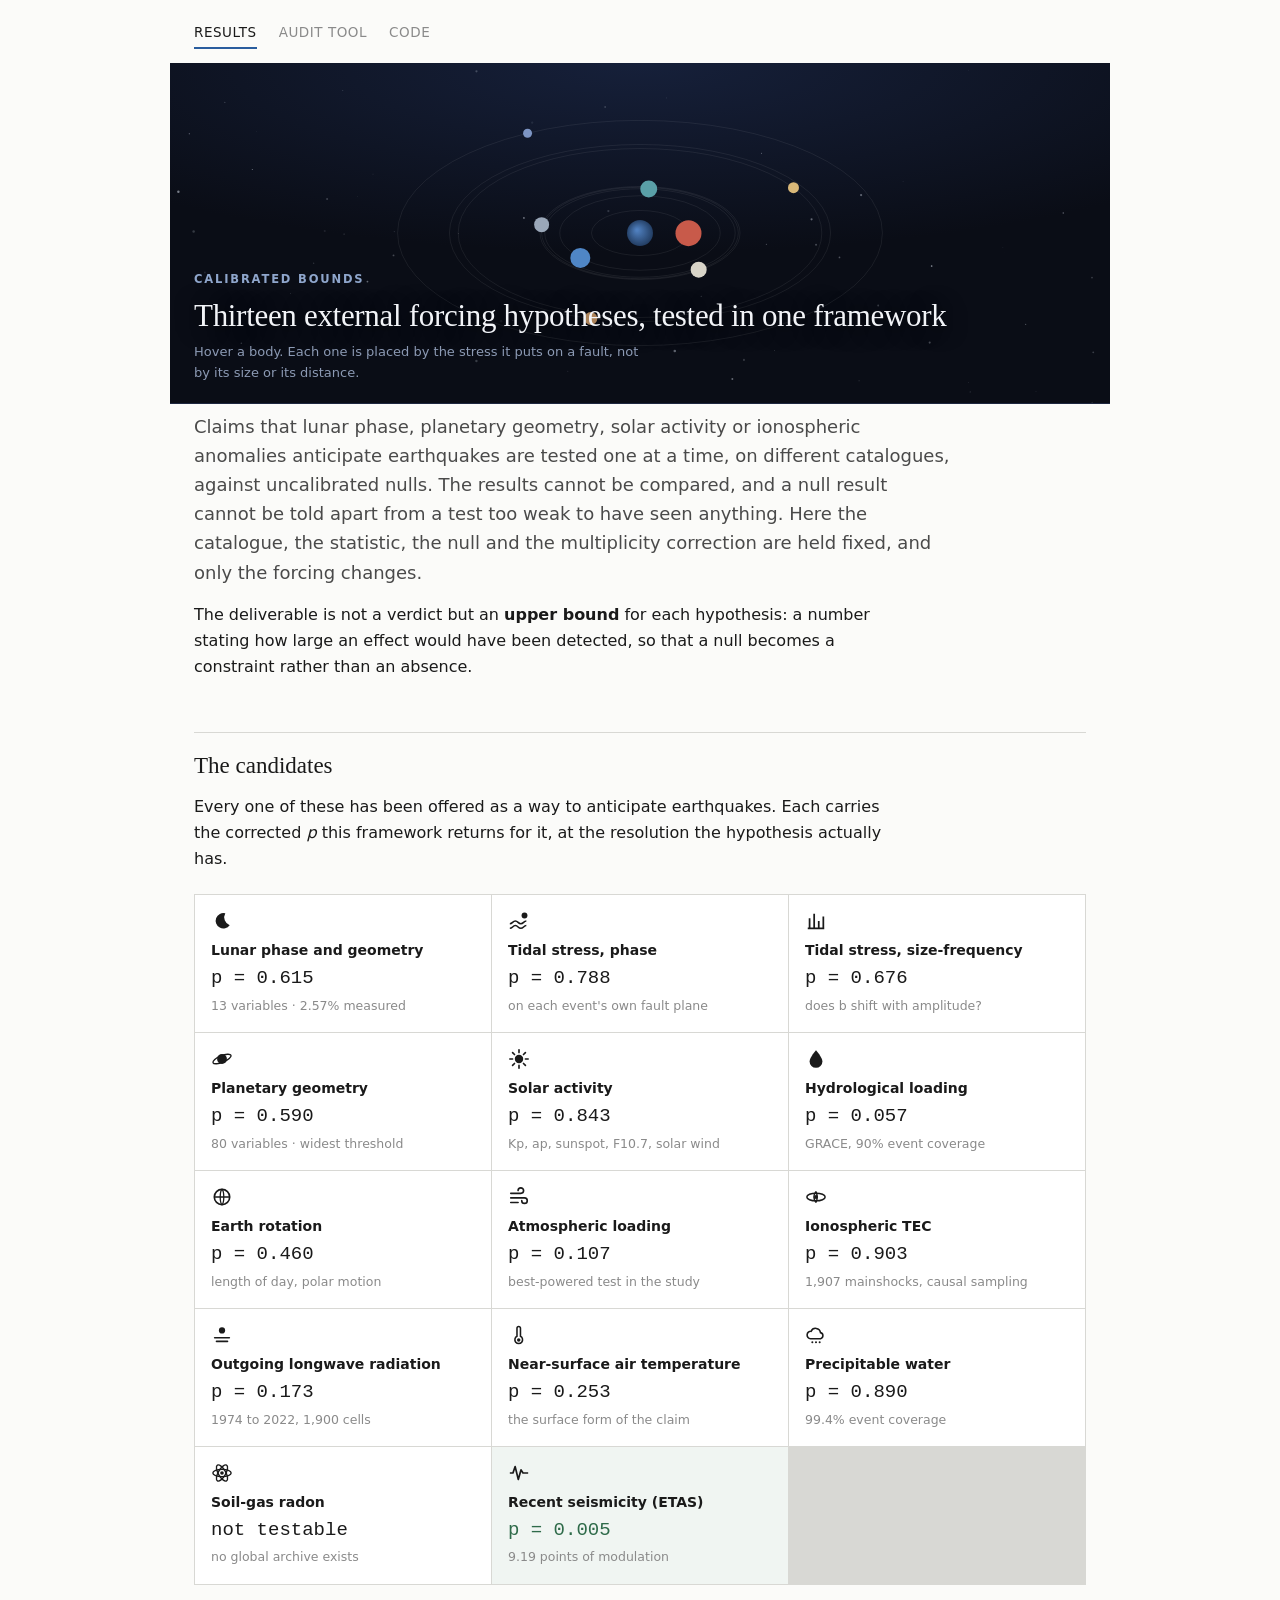
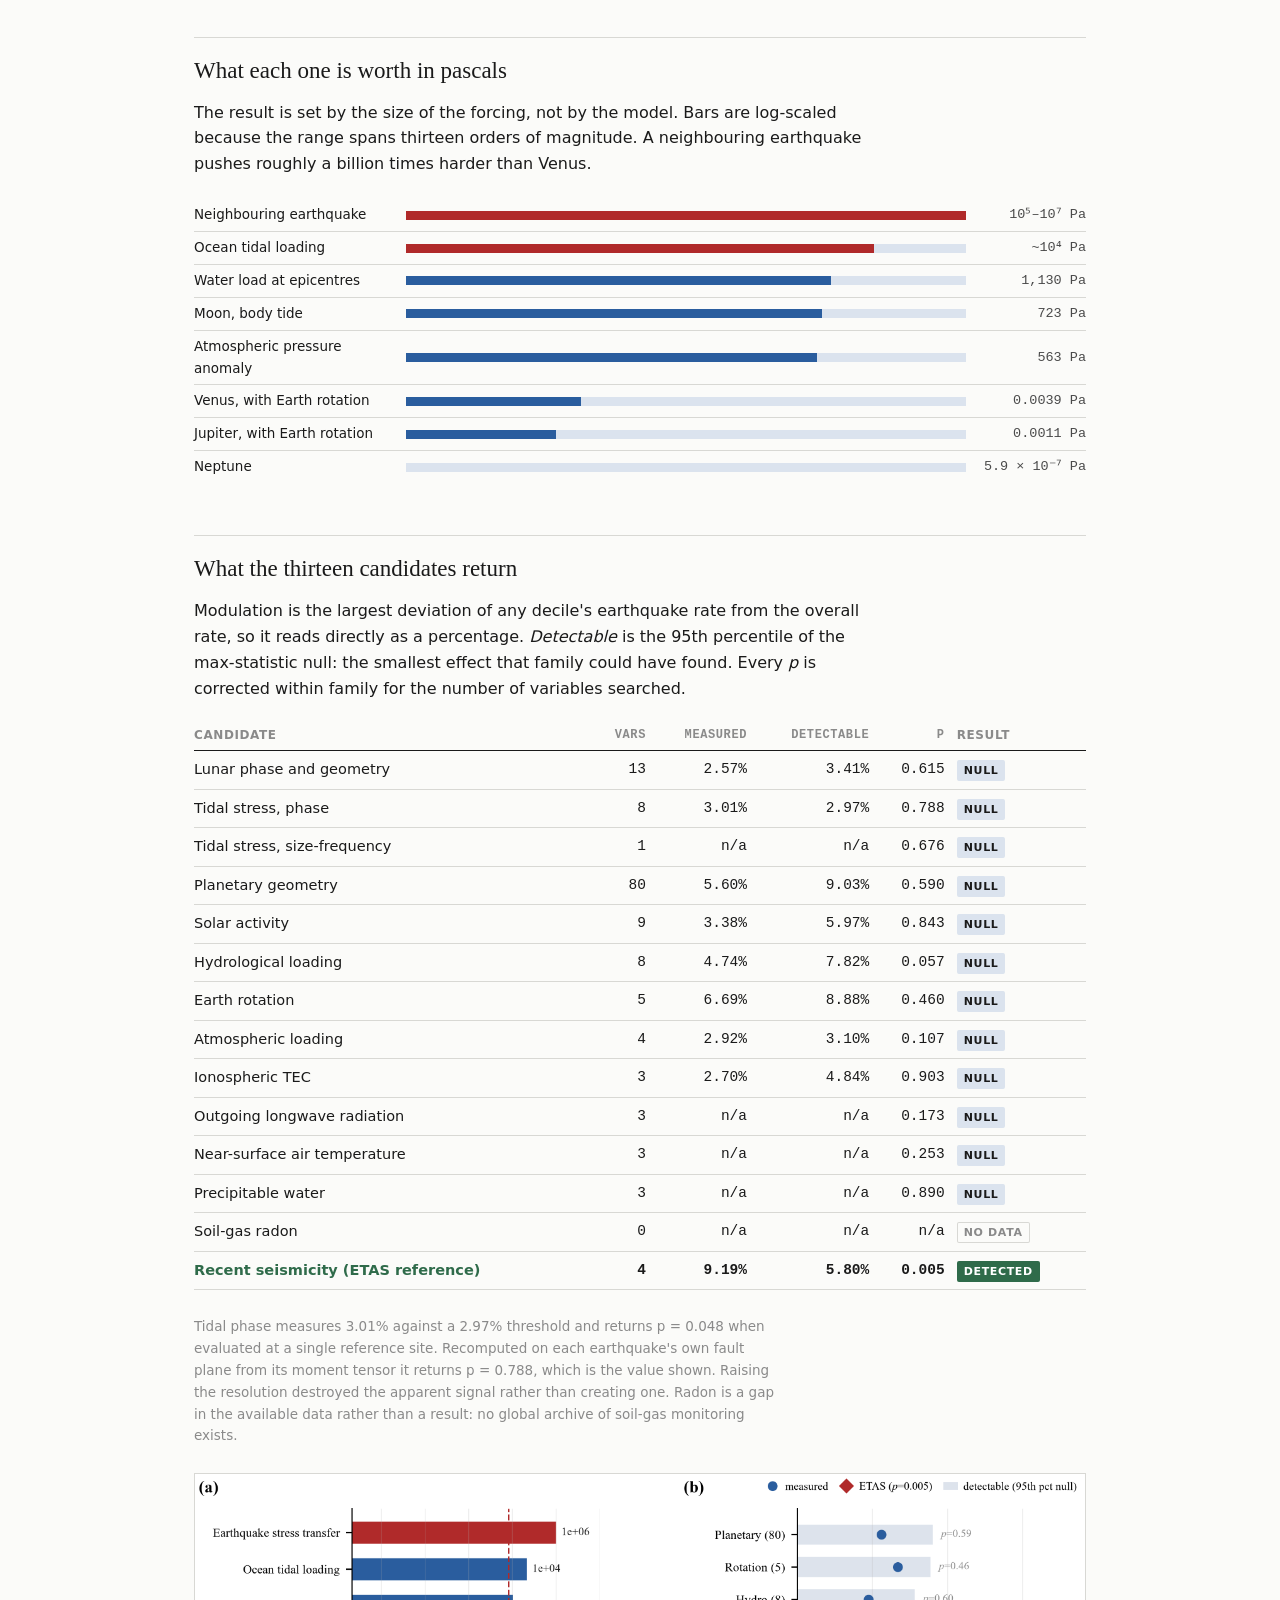
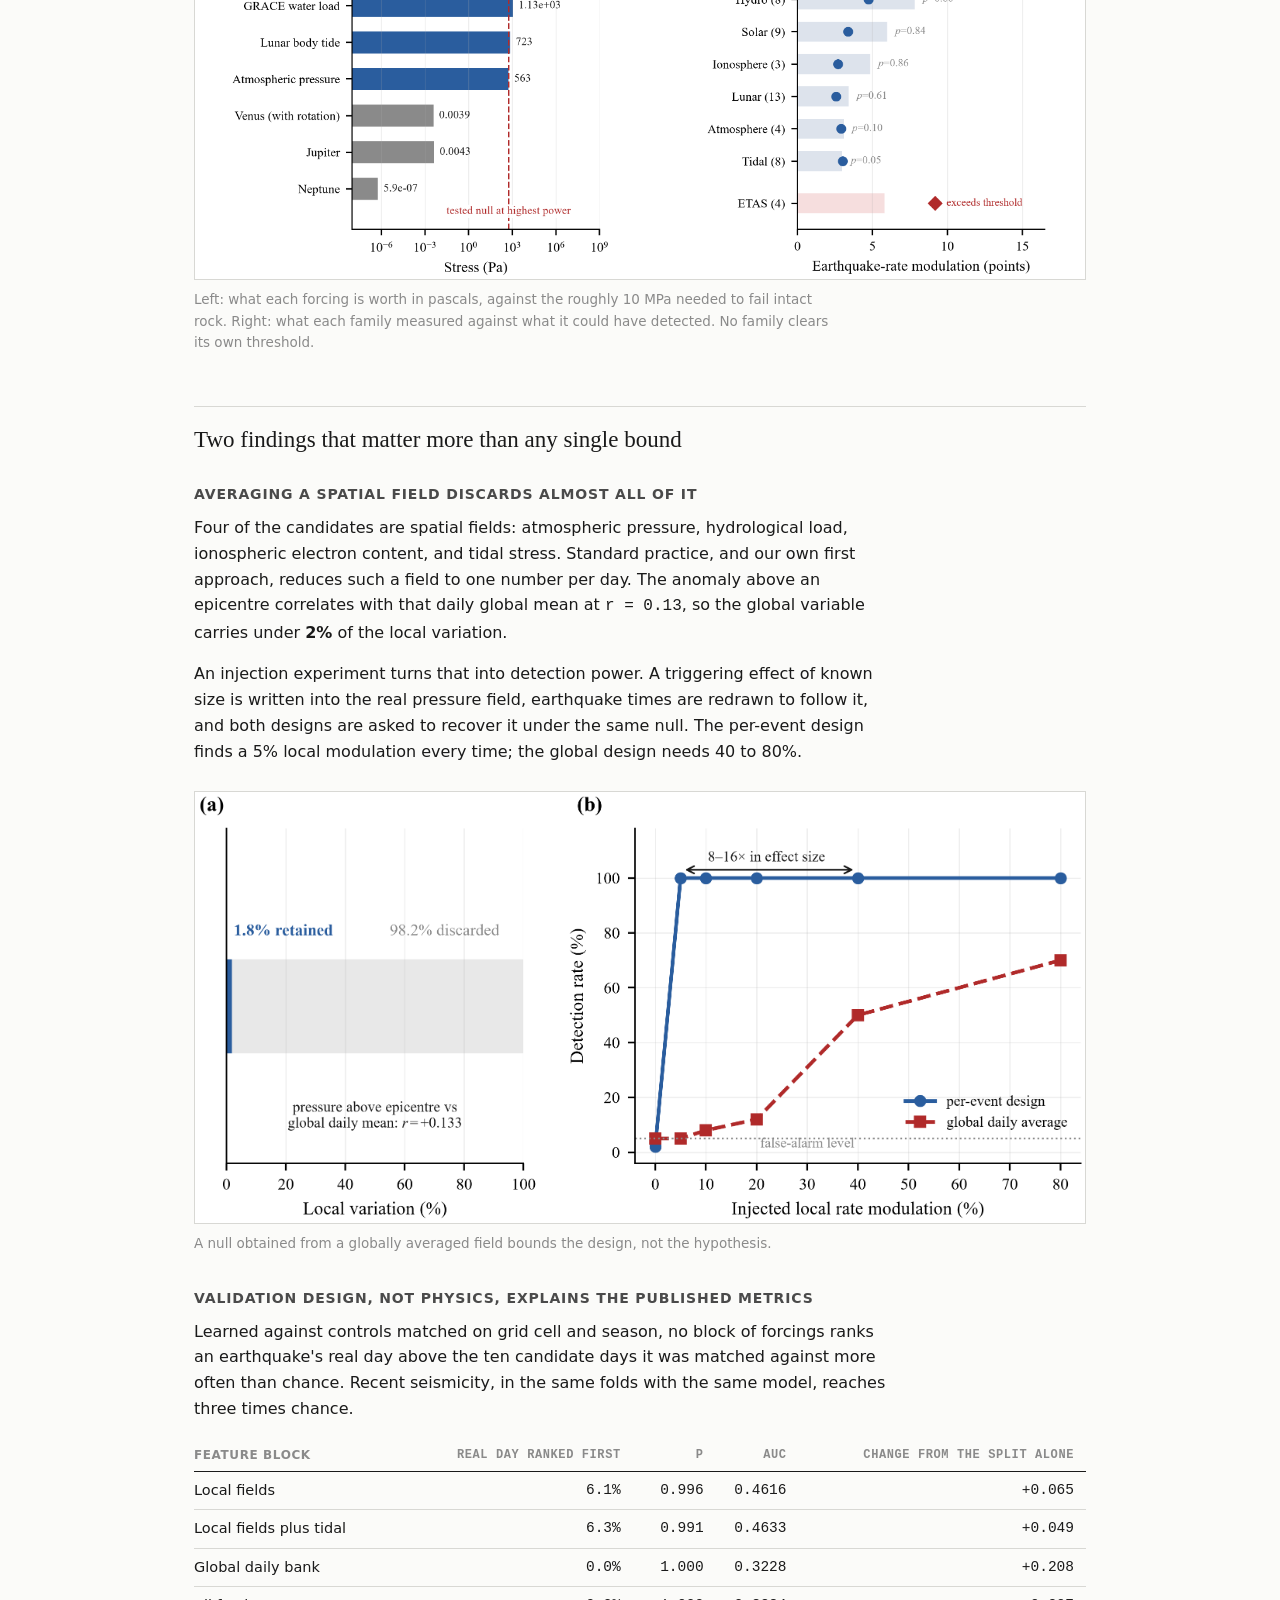
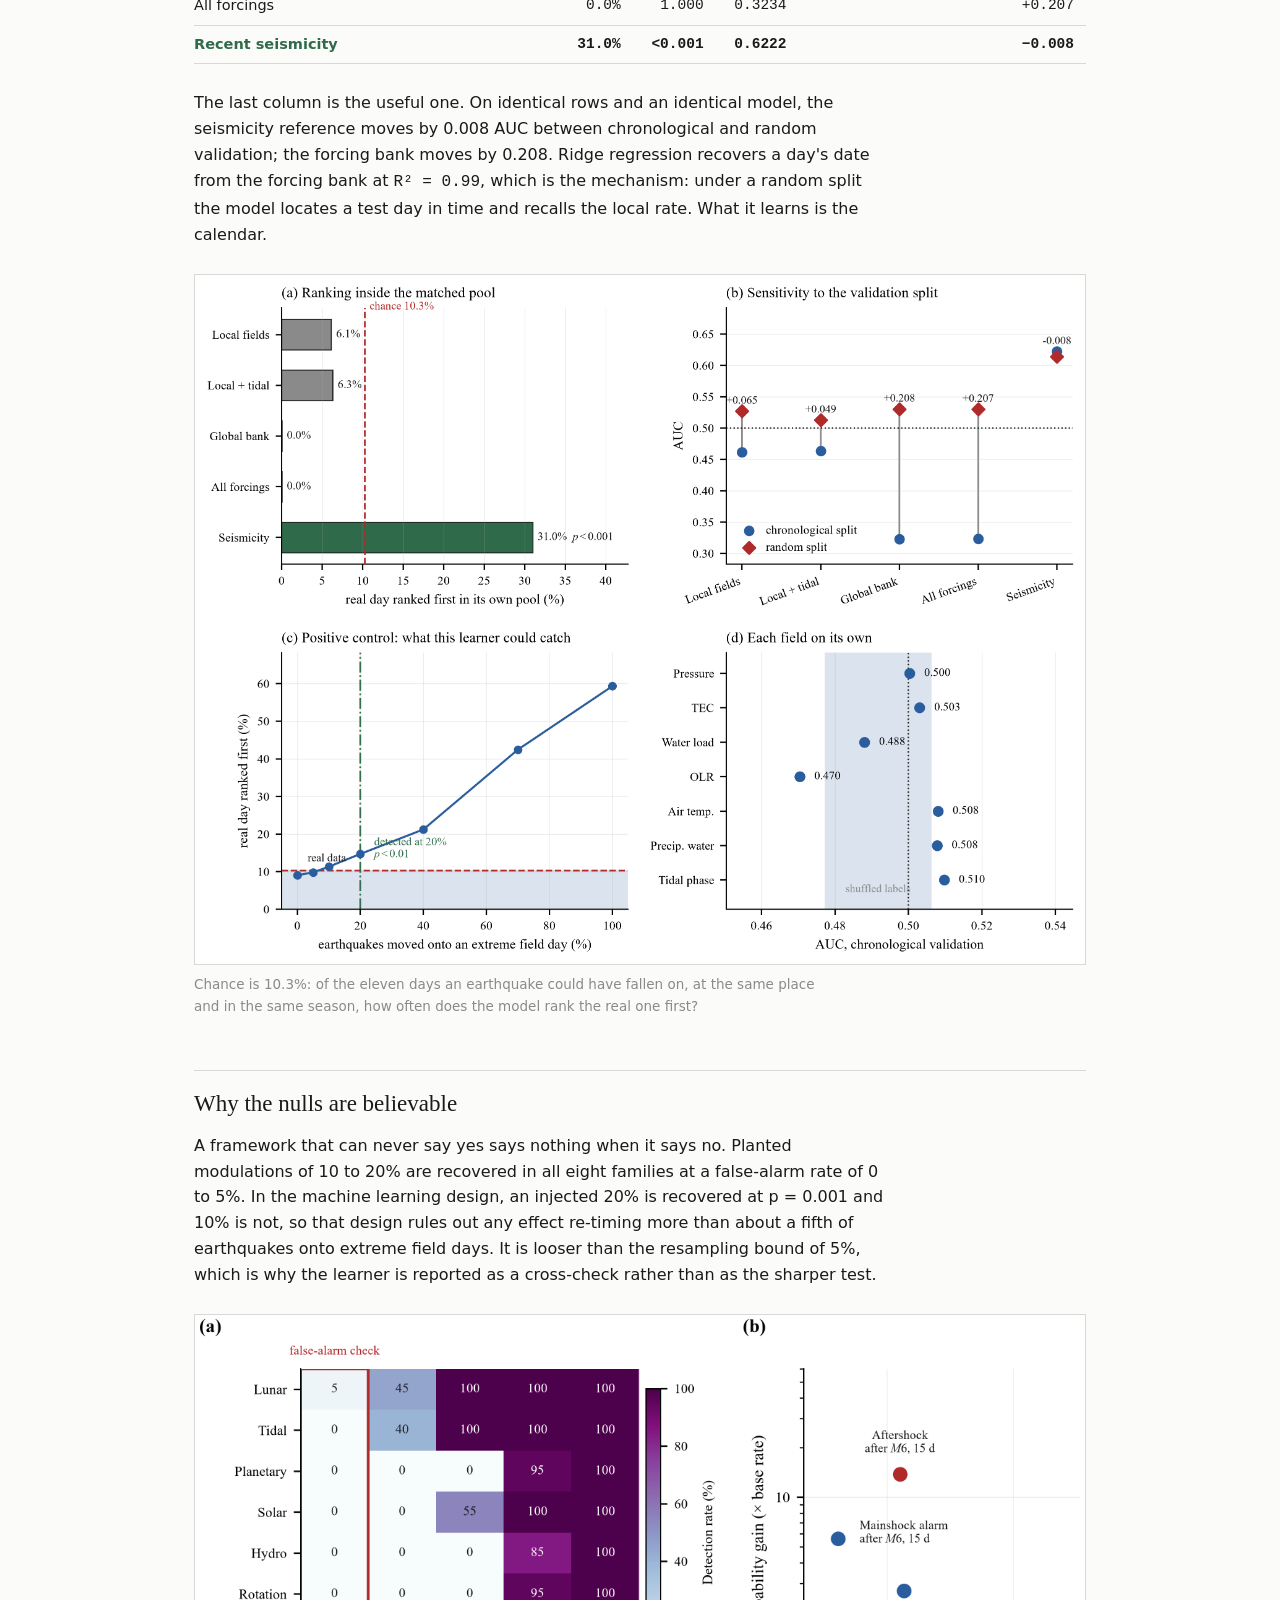
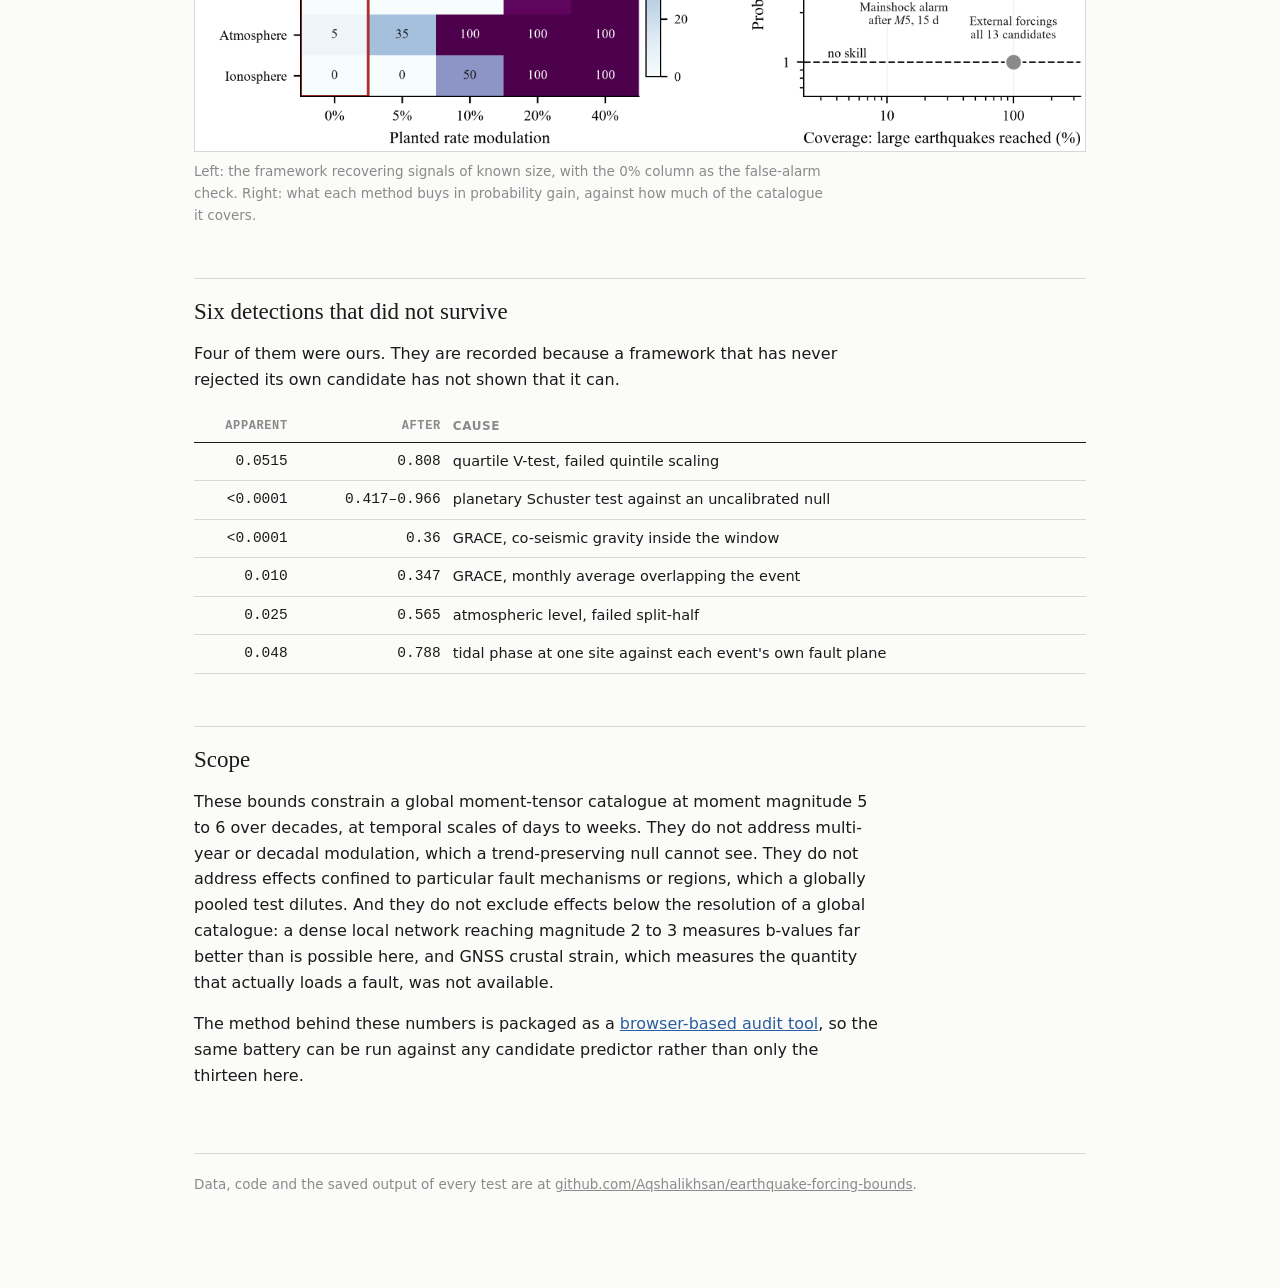
<file: index.html>
<!doctype html>
<html lang="en">
<head>
<meta charset="utf-8">
<meta name="viewport" content="width=device-width, initial-scale=1">
<title>Calibrated bounds on external forcing of earthquakes</title>
<meta name="description" content="Thirteen external forcing hypotheses for earthquake occurrence, tested in one calibrated framework with positive controls and per-hypothesis upper bounds.">
<link rel="stylesheet" href="style.css">
</head>
<body>
<div class="wrap">

<header style="border:0;margin:0;padding:22px 0 14px">
  <nav>
    <a href="./" aria-current="page">Results</a>
    <a href="audit.html">Audit tool</a>
    <a href="https://github.com/Aqshalikhsan/earthquake-forcing-bounds">Code</a>
  </nav>
</header>

<section class="hero">
  <canvas id="sky" aria-label="The candidate forcings, placed by the stress each one exerts on a fault."></canvas>
  <div class="hero-copy">
    <div class="kicker">Calibrated bounds</div>
    <h1>Thirteen external forcing hypotheses, tested in one framework</h1>
    <div class="sky-readout" id="skyout"></div>
  </div>
</section>

<p class="lede">Claims that lunar phase, planetary geometry, solar activity or
ionospheric anomalies anticipate earthquakes are tested one at a time, on
different catalogues, against uncalibrated nulls. The results cannot be
compared, and a null result cannot be told apart from a test too weak to have
seen anything. Here the catalogue, the statistic, the null and the multiplicity
correction are held fixed, and only the forcing changes.</p>

<p>The deliverable is not a verdict but an <strong>upper bound</strong> for each
hypothesis: a number stating how large an effect would have been detected, so
that a null becomes a constraint rather than an absence.</p>

<h2>The candidates</h2>

<p>Every one of these has been offered as a way to anticipate earthquakes.
Each carries the corrected <em>p</em> this framework returns for it, at the
resolution the hypothesis actually has.</p>

<div class="cards" id="cards"></div>

<h2>What each one is worth in pascals</h2>

<p>The result is set by the size of the forcing, not by the model. Bars are
log-scaled because the range spans thirteen orders of magnitude. A neighbouring
earthquake pushes roughly a billion times harder than Venus.</p>

<div class="ladder" id="ladder"></div>

<h2>What the thirteen candidates return</h2>

<p>Modulation is the largest deviation of any decile's earthquake rate from the
overall rate, so it reads directly as a percentage. <em>Detectable</em> is the
95th percentile of the max-statistic null: the smallest effect that family
could have found. Every <em>p</em> is corrected within family for the number of
variables searched.</p>

<div class="scroll">
<table>
<thead><tr>
  <th>Candidate</th><th class="n">Vars</th><th class="n">Measured</th>
  <th class="n">Detectable</th><th class="n">p</th><th>Result</th>
</tr></thead>
<tbody>
<tr><td>Lunar phase and geometry</td><td class="n">13</td><td class="n">2.57%</td><td class="n">3.41%</td><td class="n">0.615</td><td><span class="tag null">null</span></td></tr>
<tr><td>Tidal stress, phase</td><td class="n">8</td><td class="n">3.01%</td><td class="n">2.97%</td><td class="n">0.788</td><td><span class="tag null">null</span></td></tr>
<tr><td>Tidal stress, size-frequency</td><td class="n">1</td><td class="n">n/a</td><td class="n">n/a</td><td class="n">0.676</td><td><span class="tag null">null</span></td></tr>
<tr><td>Planetary geometry</td><td class="n">80</td><td class="n">5.60%</td><td class="n">9.03%</td><td class="n">0.590</td><td><span class="tag null">null</span></td></tr>
<tr><td>Solar activity</td><td class="n">9</td><td class="n">3.38%</td><td class="n">5.97%</td><td class="n">0.843</td><td><span class="tag null">null</span></td></tr>
<tr><td>Hydrological loading</td><td class="n">8</td><td class="n">4.74%</td><td class="n">7.82%</td><td class="n">0.057</td><td><span class="tag null">null</span></td></tr>
<tr><td>Earth rotation</td><td class="n">5</td><td class="n">6.69%</td><td class="n">8.88%</td><td class="n">0.460</td><td><span class="tag null">null</span></td></tr>
<tr><td>Atmospheric loading</td><td class="n">4</td><td class="n">2.92%</td><td class="n">3.10%</td><td class="n">0.107</td><td><span class="tag null">null</span></td></tr>
<tr><td>Ionospheric TEC</td><td class="n">3</td><td class="n">2.70%</td><td class="n">4.84%</td><td class="n">0.903</td><td><span class="tag null">null</span></td></tr>
<tr><td>Outgoing longwave radiation</td><td class="n">3</td><td class="n">n/a</td><td class="n">n/a</td><td class="n">0.173</td><td><span class="tag null">null</span></td></tr>
<tr><td>Near-surface air temperature</td><td class="n">3</td><td class="n">n/a</td><td class="n">n/a</td><td class="n">0.253</td><td><span class="tag null">null</span></td></tr>
<tr><td>Precipitable water</td><td class="n">3</td><td class="n">n/a</td><td class="n">n/a</td><td class="n">0.890</td><td><span class="tag null">null</span></td></tr>
<tr><td>Soil-gas radon</td><td class="n">0</td><td class="n">n/a</td><td class="n">n/a</td><td class="n">n/a</td><td><span class="tag gap">no data</span></td></tr>
<tr class="ref"><td>Recent seismicity (ETAS reference)</td><td class="n">4</td><td class="n">9.19%</td><td class="n">5.80%</td><td class="n">0.005</td><td><span class="tag hit">detected</span></td></tr>
</tbody>
</table>
</div>

<p class="note">Tidal phase measures 3.01% against a 2.97% threshold and returns
p = 0.048 when evaluated at a single reference site. Recomputed on each
earthquake's own fault plane from its moment tensor it returns p = 0.788, which
is the value shown. Raising the resolution destroyed the apparent signal rather
than creating one. Radon is a gap in the available data rather than a result:
no global archive of soil-gas monitoring exists.</p>

<figure>
  <img src="figures/fig_ladder_bounds.png" alt="Stress amplitudes of the candidate forcings against the stress required to fail intact rock, and measured modulation against detectable modulation for each family.">
  <figcaption>Left: what each forcing is worth in pascals, against the roughly
  10 MPa needed to fail intact rock. Right: what each family measured against
  what it could have detected. No family clears its own threshold.</figcaption>
</figure>

<h2>Two findings that matter more than any single bound</h2>

<h3>Averaging a spatial field discards almost all of it</h3>

<p>Four of the candidates are spatial fields: atmospheric pressure,
hydrological load, ionospheric electron content, and tidal stress. Standard
practice, and our own first approach, reduces such a field to one number per
day. The anomaly above an epicentre correlates with that daily global mean at
<span class="num">r = 0.13</span>, so the global variable carries under
<strong>2%</strong> of the local variation.</p>

<p>An injection experiment turns that into detection power. A triggering effect
of known size is written into the real pressure field, earthquake times are
redrawn to follow it, and both designs are asked to recover it under the same
null. The per-event design finds a 5% local modulation every time; the global
design needs 40 to 80%.</p>

<figure>
  <img src="figures/fig_resolution.png" alt="Variance retained when a spatial field is reduced to one number per day, and the detection rate of the per-event and global designs against injected modulation size.">
  <figcaption>A null obtained from a globally averaged field bounds the design,
  not the hypothesis.</figcaption>
</figure>

<h3>Validation design, not physics, explains the published metrics</h3>

<p>Learned against controls matched on grid cell and season, no block of
forcings ranks an earthquake's real day above the ten candidate days it was
matched against more often than chance. Recent seismicity, in the same folds
with the same model, reaches three times chance.</p>

<div class="scroll">
<table>
<thead><tr>
  <th>Feature block</th><th class="n">Real day ranked first</th><th class="n">p</th>
  <th class="n">AUC</th><th class="n">Change from the split alone</th>
</tr></thead>
<tbody>
<tr><td>Local fields</td><td class="n">6.1%</td><td class="n">0.996</td><td class="n">0.4616</td><td class="n">+0.065</td></tr>
<tr><td>Local fields plus tidal</td><td class="n">6.3%</td><td class="n">0.991</td><td class="n">0.4633</td><td class="n">+0.049</td></tr>
<tr><td>Global daily bank</td><td class="n">0.0%</td><td class="n">1.000</td><td class="n">0.3228</td><td class="n">+0.208</td></tr>
<tr><td>All forcings</td><td class="n">0.0%</td><td class="n">1.000</td><td class="n">0.3234</td><td class="n">+0.207</td></tr>
<tr class="ref"><td>Recent seismicity</td><td class="n">31.0%</td><td class="n">&lt;0.001</td><td class="n">0.6222</td><td class="n">&minus;0.008</td></tr>
</tbody>
</table>
</div>

<p>The last column is the useful one. On identical rows and an identical model,
the seismicity reference moves by 0.008 AUC between chronological and random
validation; the forcing bank moves by 0.208. Ridge regression recovers a day's
date from the forcing bank at <span class="num">R² = 0.99</span>, which is the
mechanism: under a random split the model locates a test day in time and
recalls the local rate. What it learns is the calendar.</p>

<figure>
  <img src="figures/fig_ml_perevent.png" alt="Ranking inside the matched pool, sensitivity to the validation split, the positive control curve, and each field on its own.">
  <figcaption>Chance is 10.3%: of the eleven days an earthquake could have
  fallen on, at the same place and in the same season, how often does the model
  rank the real one first?</figcaption>
</figure>

<h2>Why the nulls are believable</h2>

<p>A framework that can never say yes says nothing when it says no. Planted
modulations of 10 to 20% are recovered in all eight families at a false-alarm
rate of 0 to 5%. In the machine learning design, an injected 20% is recovered
at p = 0.001 and 10% is not, so that design rules out any effect re-timing more
than about a fifth of earthquakes onto extreme field days. It is looser than
the resampling bound of 5%, which is why the learner is reported as a
cross-check rather than as the sharper test.</p>

<figure>
  <img src="figures/fig_controls_skill.png" alt="Detection rate for planted modulations of known size, and probability gain against coverage for every method tested.">
  <figcaption>Left: the framework recovering signals of known size, with the 0%
  column as the false-alarm check. Right: what each method buys in probability
  gain, against how much of the catalogue it covers.</figcaption>
</figure>

<h2>Six detections that did not survive</h2>

<p>Four of them were ours. They are recorded because a framework that has never
rejected its own candidate has not shown that it can.</p>

<div class="scroll">
<table>
<thead><tr><th class="n">Apparent</th><th class="n">After</th><th>Cause</th></tr></thead>
<tbody>
<tr><td class="n">0.0515</td><td class="n">0.808</td><td>quartile V-test, failed quintile scaling</td></tr>
<tr><td class="n">&lt;0.0001</td><td class="n">0.417&ndash;0.966</td><td>planetary Schuster test against an uncalibrated null</td></tr>
<tr><td class="n">&lt;0.0001</td><td class="n">0.36</td><td>GRACE, co-seismic gravity inside the window</td></tr>
<tr><td class="n">0.010</td><td class="n">0.347</td><td>GRACE, monthly average overlapping the event</td></tr>
<tr><td class="n">0.025</td><td class="n">0.565</td><td>atmospheric level, failed split-half</td></tr>
<tr><td class="n">0.048</td><td class="n">0.788</td><td>tidal phase at one site against each event's own fault plane</td></tr>
</tbody>
</table>
</div>

<h2>Scope</h2>

<p>These bounds constrain a global moment-tensor catalogue at moment magnitude
5 to 6 over decades, at temporal scales of days to weeks. They do not address
multi-year or decadal modulation, which a trend-preserving null cannot see.
They do not address effects confined to particular fault mechanisms or regions,
which a globally pooled test dilutes. And they do not exclude effects below the
resolution of a global catalogue: a dense local network reaching magnitude 2 to
3 measures b-values far better than is possible here, and GNSS crustal strain,
which measures the quantity that actually loads a fault, was not available.</p>

<p>The method behind these numbers is packaged as a
<a href="audit.html">browser-based audit tool</a>, so the same battery can be
run against any candidate predictor rather than only the thirteen here.</p>

<footer>
  Data, code and the saved output of every test are at
  <a href="https://github.com/Aqshalikhsan/earthquake-forcing-bounds">github.com/Aqshalikhsan/earthquake-forcing-bounds</a>.
</footer>

</div>
<script type="module">
  import { mountSky } from "./sky.js";
  import { mountCards, mountLadder } from "./cards.js";
  mountSky(document.getElementById("sky"), document.getElementById("skyout"));
  mountCards(document.getElementById("cards"));
  mountLadder(document.getElementById("ladder"));
</script>
</body>
</html>
</file>
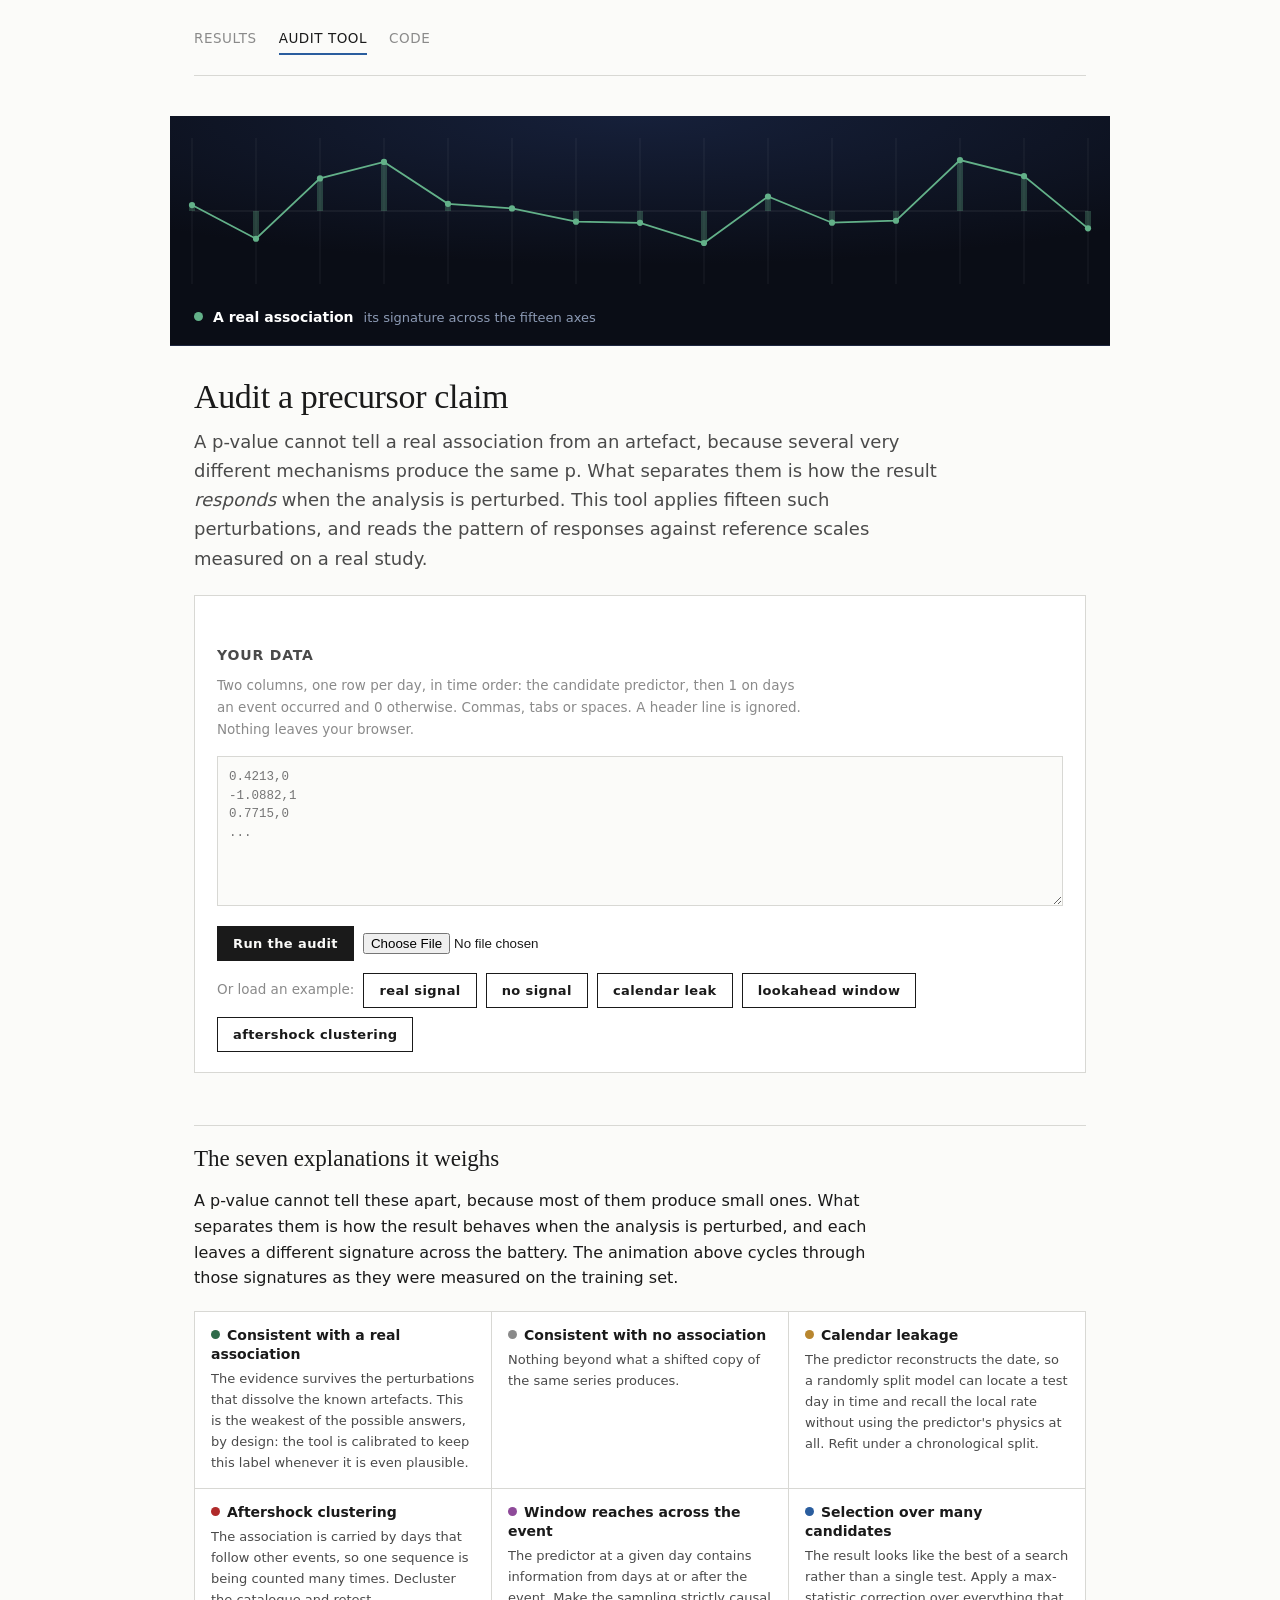
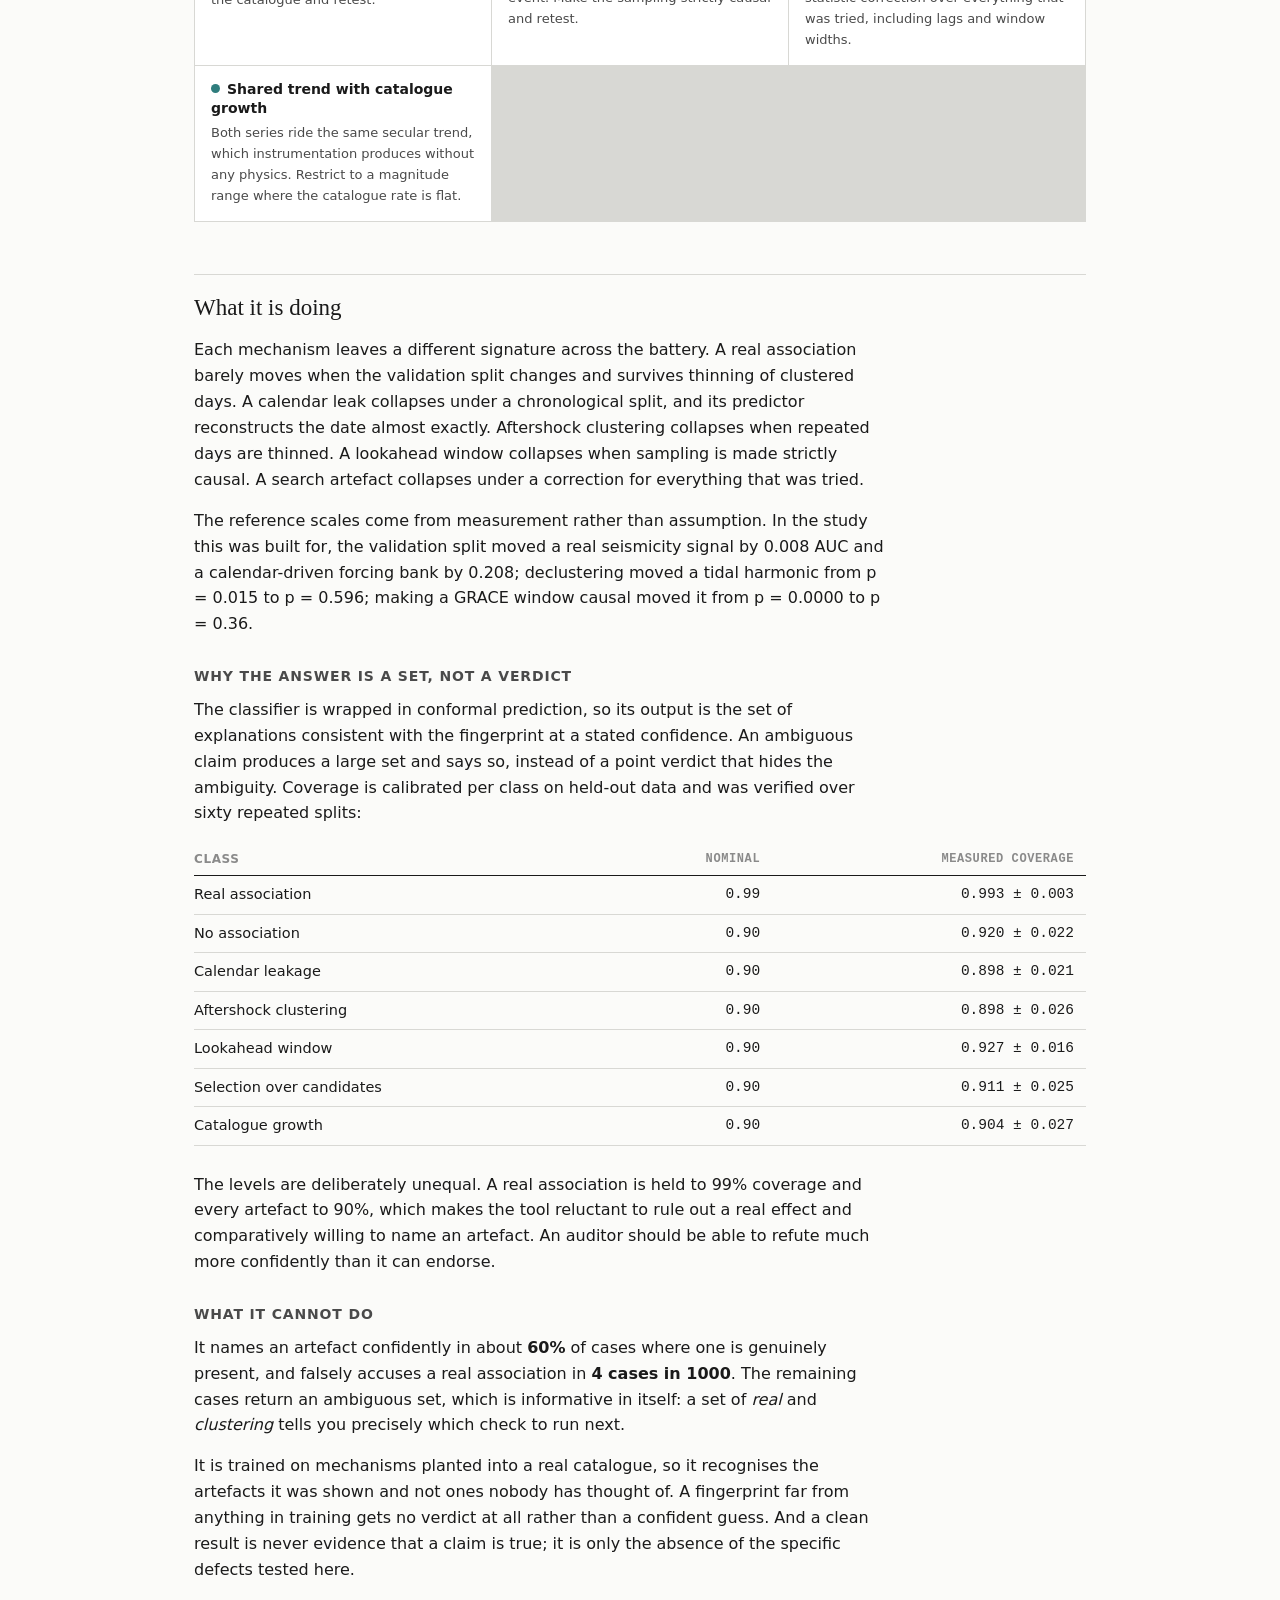
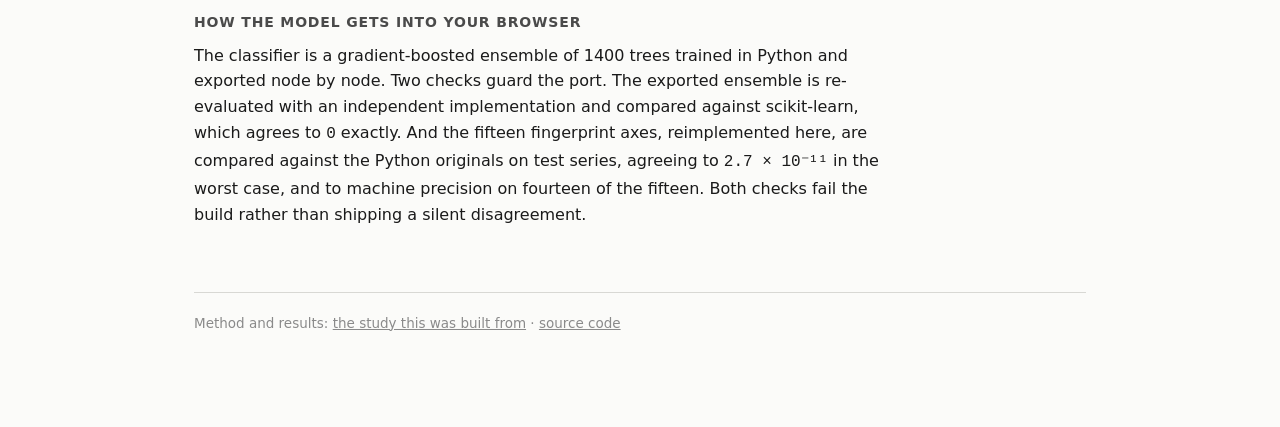
<file: audit.html>
<!doctype html>
<html lang="en">
<head>
<meta charset="utf-8">
<meta name="viewport" content="width=device-width, initial-scale=1">
<title>Audit a precursor claim</title>
<meta name="description" content="Fingerprint a candidate earthquake precursor against a battery of controlled perturbations, and read the answer as a calibrated conformal prediction set.">
<link rel="stylesheet" href="style.css">
</head>
<body>
<div class="wrap">

<header>
  <nav>
    <a href="./">Results</a>
    <a href="audit.html" aria-current="page">Audit tool</a>
    <a href="https://github.com/Aqshalikhsan/earthquake-forcing-bounds">Code</a>
  </nav>
</header>

<section class="sig">
  <canvas id="sig" aria-label="The signature of each mechanism across the fifteen diagnostic axes."></canvas>
  <div class="sig-copy"><div class="sig-label" id="siglabel"></div></div>
</section>

<h1>Audit a precursor claim</h1>

<p class="lede">A p-value cannot tell a real association from an artefact,
because several very different mechanisms produce the same p. What separates
them is how the result <em>responds</em> when the analysis is perturbed. This
tool applies fifteen such perturbations, and reads the pattern of responses
against reference scales measured on a real study.</p>

<div class="panel">
  <h3>Your data</h3>
  <p class="note">Two columns, one row per day, in time order: the candidate
  predictor, then 1 on days an event occurred and 0 otherwise. Commas, tabs or
  spaces. A header line is ignored. Nothing leaves your browser.</p>
  <textarea id="data" spellcheck="false" placeholder="0.4213,0&#10;-1.0882,1&#10;0.7715,0&#10;..."></textarea>
  <div class="row">
    <button id="run">Run the audit</button>
    <input type="file" id="file" accept=".csv,.txt,.tsv">
  </div>
  <div class="row">
    <small>Or load an example:</small>
    <button class="ghost" data-example="real">real signal</button>
    <button class="ghost" data-example="null">no signal</button>
    <button class="ghost" data-example="calendar">calendar leak</button>
    <button class="ghost" data-example="lookahead">lookahead window</button>
    <button class="ghost" data-example="cluster">aftershock clustering</button>
  </div>
</div>

<div id="out"></div>

<h2>The seven explanations it weighs</h2>

<p>A p-value cannot tell these apart, because most of them produce small ones.
What separates them is how the result behaves when the analysis is perturbed,
and each leaves a different signature across the battery. The animation above
cycles through those signatures as they were measured on the training set.</p>

<div class="mechs" id="mechs"></div>

<h2>What it is doing</h2>

<p>Each mechanism leaves a different signature across the battery. A real
association barely moves when the validation split changes and survives
thinning of clustered days. A calendar leak collapses under a chronological
split, and its predictor reconstructs the date almost exactly. Aftershock
clustering collapses when repeated days are thinned. A lookahead window
collapses when sampling is made strictly causal. A search artefact collapses
under a correction for everything that was tried.</p>

<p>The reference scales come from measurement rather than assumption. In the
study this was built for, the validation split moved a real seismicity signal
by 0.008 AUC and a calendar-driven forcing bank by 0.208; declustering moved a
tidal harmonic from p = 0.015 to p = 0.596; making a GRACE window causal moved
it from p = 0.0000 to p = 0.36.</p>

<h3>Why the answer is a set, not a verdict</h3>

<p>The classifier is wrapped in conformal prediction, so its output is the set
of explanations consistent with the fingerprint at a stated confidence. An
ambiguous claim produces a large set and says so, instead of a point verdict
that hides the ambiguity. Coverage is calibrated per class on held-out data and
was verified over sixty repeated splits:</p>

<div class="scroll">
<table>
<thead><tr><th>Class</th><th class="n">Nominal</th><th class="n">Measured coverage</th></tr></thead>
<tbody>
<tr><td>Real association</td><td class="n">0.99</td><td class="n">0.993 ± 0.003</td></tr>
<tr><td>No association</td><td class="n">0.90</td><td class="n">0.920 ± 0.022</td></tr>
<tr><td>Calendar leakage</td><td class="n">0.90</td><td class="n">0.898 ± 0.021</td></tr>
<tr><td>Aftershock clustering</td><td class="n">0.90</td><td class="n">0.898 ± 0.026</td></tr>
<tr><td>Lookahead window</td><td class="n">0.90</td><td class="n">0.927 ± 0.016</td></tr>
<tr><td>Selection over candidates</td><td class="n">0.90</td><td class="n">0.911 ± 0.025</td></tr>
<tr><td>Catalogue growth</td><td class="n">0.90</td><td class="n">0.904 ± 0.027</td></tr>
</tbody>
</table>
</div>

<p>The levels are deliberately unequal. A real association is held to 99%
coverage and every artefact to 90%, which makes the tool reluctant to rule out
a real effect and comparatively willing to name an artefact. An auditor should
be able to refute much more confidently than it can endorse.</p>

<h3>What it cannot do</h3>

<p>It names an artefact confidently in about <strong>60%</strong> of cases
where one is genuinely present, and falsely accuses a real association in
<strong>4 cases in 1000</strong>. The remaining cases return an ambiguous set,
which is informative in itself: a set of <em>real</em> and <em>clustering</em>
tells you precisely which check to run next.</p>

<p>It is trained on mechanisms planted into a real catalogue, so it recognises
the artefacts it was shown and not ones nobody has thought of. A fingerprint
far from anything in training gets no verdict at all rather than a confident
guess. And a clean result is never evidence that a claim is true; it is only
the absence of the specific defects tested here.</p>

<h3>How the model gets into your browser</h3>

<p>The classifier is a gradient-boosted ensemble of 1400 trees trained in
Python and exported node by node. Two checks guard the port. The exported
ensemble is re-evaluated with an independent implementation and compared
against scikit-learn, which agrees to <span class="num">0</span> exactly. And
the fifteen fingerprint axes, reimplemented here, are compared against the
Python originals on test series, agreeing to
<span class="num">2.7 × 10⁻¹¹</span> in the worst case, and to machine
precision on fourteen of the fifteen. Both checks fail the
build rather than shipping a silent disagreement.</p>

<footer>
  Method and results:
  <a href="./">the study this was built from</a> &middot;
  <a href="https://github.com/Aqshalikhsan/earthquake-forcing-bounds">source code</a>
</footer>

</div>
<script type="module" src="audit.js"></script>
<script type="module">
  // Decoration must never take the tool down with it, so this whole block is
  // isolated: if the model cannot be fetched or is an older cached bundle, the
  // hero simply does not appear and the audit still runs.
  try {
    const { mountBattery } = await import("./battery.js");
    const { mountMechs } = await import("./audit.js");
    const r = await fetch("audit_model.json", { cache: "no-cache" });
    const m = await r.json();
    mountBattery(document.getElementById("sig"),
                 document.getElementById("siglabel"), m);
    mountMechs(document.getElementById("mechs"));
  } catch (e) {
    const sig = document.querySelector(".sig");
    if (sig) sig.hidden = true;
    console.warn("hero skipped:", e);
  }
</script>
</body>
</html>
</file>
<file: style.css>
/* Instrument-panel plainness: hairlines, tabular figures, no ornament.
   The palette is the one the paper's figures already use, so a reader moving
   between the two sees one object rather than two. */

:root {
  --ink: #1a1a1a;
  --ink-soft: #4a4a4a;
  --grey: #8a8a8a;
  --rule: #d8d8d4;
  --bg: #fbfbf9;
  --panel: #ffffff;
  --blue: #2a5d9e;
  --red: #b02a2a;
  --green: #2f6b4a;
  --band: #dbe3ee;
  --mono: ui-monospace, "SF Mono", "Cascadia Mono", Menlo, Consolas, monospace;
  --serif: Georgia, "Times New Roman", Times, serif;
  --sans: system-ui, -apple-system, "Segoe UI", Roboto, sans-serif;
}

@media (prefers-color-scheme: dark) {
  :root {
    --ink: #e8e8e4;
    --ink-soft: #b4b4ae;
    --grey: #8a8a86;
    --rule: #33332f;
    --bg: #16161a;
    --panel: #1d1d21;
    --blue: #6f9fd8;
    --red: #e0736d;
    --green: #63b189;
    --band: #26303d;
  }
}

* { box-sizing: border-box; }

body {
  margin: 0;
  background: var(--bg);
  color: var(--ink);
  font: 16px/1.62 var(--sans);
  -webkit-font-smoothing: antialiased;
}

.wrap { max-width: 940px; margin: 0 auto; padding: 0 24px 96px; }

header {
  border-bottom: 1px solid var(--rule);
  margin-bottom: 40px;
  padding: 28px 0 20px;
}

nav { display: flex; gap: 22px; font-size: 13.5px; letter-spacing: .04em;
      text-transform: uppercase; }
nav a { color: var(--grey); text-decoration: none; padding-bottom: 3px;
        border-bottom: 2px solid transparent; }
nav a:hover { color: var(--ink); }
nav a[aria-current] { color: var(--ink); border-bottom-color: var(--blue); }

h1 {
  font: 400 34px/1.22 var(--serif);
  margin: 30px 0 10px;
  letter-spacing: -.01em;
  text-wrap: balance;
}
h2 {
  font: 400 23px/1.3 var(--serif);
  margin: 52px 0 14px;
  padding-top: 18px;
  border-top: 1px solid var(--rule);
}
h3 { font: 600 14px/1.4 var(--sans); letter-spacing: .06em;
     text-transform: uppercase; color: var(--ink-soft); margin: 30px 0 10px; }

p { margin: 0 0 15px; max-width: 68ch; }
.lede { font-size: 18px; color: var(--ink-soft); max-width: 66ch; }
small, .note { font-size: 13.5px; color: var(--grey); }
a { color: var(--blue); }
code, .num { font-family: var(--mono); font-variant-numeric: tabular-nums; }

/* ------------------------------------------------------------- tables */
.scroll { overflow-x: auto; margin: 18px 0 26px; }
table { border-collapse: collapse; width: 100%; font-size: 14.5px; }
th, td { padding: 7px 12px 7px 0; text-align: left; vertical-align: top; }
th {
  font: 600 12px/1.4 var(--sans); letter-spacing: .05em;
  text-transform: uppercase; color: var(--grey);
  border-bottom: 1px solid var(--ink); white-space: nowrap;
}
td { border-bottom: 1px solid var(--rule); }
td.n, th.n { text-align: right; font-family: var(--mono);
             font-variant-numeric: tabular-nums; white-space: nowrap; }
tr.ref td { font-weight: 600; }
tr.ref td:first-child { color: var(--green); }

.tag { font: 600 11px/1 var(--sans); letter-spacing: .06em;
       text-transform: uppercase; padding: 4px 7px; border-radius: 2px;
       white-space: nowrap; }
.tag.null { background: var(--band); color: var(--ink); }
.tag.hit  { background: var(--green); color: #fff; }
.tag.gap  { background: transparent; color: var(--grey);
            box-shadow: inset 0 0 0 1px var(--rule); }

/* ------------------------------------------------------------- figures */
figure { margin: 26px 0 34px; }
figure img { width: 100%; height: auto; display: block;
             border: 1px solid var(--rule); background: #fff; }
figcaption { font-size: 13.5px; color: var(--grey); margin-top: 9px;
             max-width: 74ch; }

/* --------------------------------------------------------------- panels */
.panel { background: var(--panel); border: 1px solid var(--rule);
         padding: 20px 22px; margin: 22px 0; }
.grid2 { display: grid; grid-template-columns: 1fr 1fr; gap: 22px; }
@media (max-width: 720px) { .grid2 { grid-template-columns: 1fr; } }

textarea {
  width: 100%; min-height: 150px; font-family: var(--mono); font-size: 12.5px;
  line-height: 1.5; padding: 11px; border: 1px solid var(--rule);
  background: var(--bg); color: var(--ink); resize: vertical;
}
button {
  font: 600 13px/1 var(--sans); letter-spacing: .03em; padding: 10px 15px;
  border: 1px solid var(--ink); background: var(--ink); color: var(--bg);
  cursor: pointer;
}
button.ghost { background: transparent; color: var(--ink); }
button:disabled { opacity: .45; cursor: default; }
button:focus-visible, a:focus-visible, textarea:focus-visible {
  outline: 2px solid var(--blue); outline-offset: 2px;
}
.row { display: flex; gap: 9px; flex-wrap: wrap; align-items: center;
       margin-top: 12px; }

/* --------------------------------------------------------------- verdict */
.verdict { border-left: 3px solid var(--rule); padding: 4px 0 4px 16px;
           margin: 20px 0; }
.verdict h4 { font: 600 15px/1.4 var(--sans); margin: 0 0 5px; }
.verdict.artefact { border-left-color: var(--red); }
.verdict.artefact h4 { color: var(--red); }
.verdict.unclear { border-left-color: var(--grey); }
.verdict.clean { border-left-color: var(--green); }
.verdict.clean h4 { color: var(--green); }

.bar { position: relative; height: 6px; background: var(--band);
       margin-top: 5px; }
.bar > i { position: absolute; inset: 0 auto 0 0; background: var(--blue);
           display: block; }

footer { border-top: 1px solid var(--rule); margin-top: 64px; padding-top: 20px;
         font-size: 13.5px; color: var(--grey); }
footer a { color: var(--grey); }

/* ============================================================== hero sky */
/* The hero is always dark because it is a sky. Everything below follows the
   visitor's theme; this one section commits, so its palette is literal. */

.hero {
  position: relative;
  margin: 0 -24px 8px;
  background: radial-gradient(120% 90% at 50% 0%, #16203a 0%, #0a0d16 62%);
  overflow: hidden;
  border-bottom: 1px solid #1e2740;
}
.hero canvas { display: block; width: 100%; height: 340px; }
@media (max-width: 640px) { .hero canvas { height: 260px; } }

.hero-copy {
  position: absolute; inset: auto 0 0 0; padding: 0 24px 18px;
  pointer-events: none;
}
.hero h1 { color: #f2f4f8; margin: 0 0 6px; font-size: 31px;
           text-shadow: 0 2px 22px rgba(0,0,0,.75); }
.hero .kicker {
  font: 600 11.5px/1 var(--sans); letter-spacing: .16em;
  text-transform: uppercase; color: #8fa6cc; margin-bottom: 12px;
}
.sky-readout {
  min-height: 44px; color: #cfd8e8; font-size: 14px;
  display: flex; align-items: baseline; gap: 12px; flex-wrap: wrap;
}
.sky-readout strong { color: #fff; font-weight: 600; }
.sky-pa { font-family: var(--mono); color: #ffd79a; font-size: 15px;
          font-variant-numeric: tabular-nums; }
.sky-note, .sky-hint { color: #8c9ab4; font-size: 13px; }
.sky-hint { max-width: 56ch; }

/* ========================================================= hypothesis cards */
.cards { display: grid; gap: 1px; background: var(--rule);
         border: 1px solid var(--rule); margin: 22px 0 30px;
         grid-template-columns: repeat(auto-fill, minmax(230px, 1fr)); }
.card { background: var(--panel); padding: 15px 16px 16px; }
.card .glyph { display: block; margin-bottom: 9px; }
.card h4 { font: 600 14px/1.35 var(--sans); margin: 0 0 3px; }
.card .p { font-family: var(--mono); font-size: 19px;
           font-variant-numeric: tabular-nums; color: var(--ink); }
.card .p.hit { color: var(--green); }
.card .sub { font-size: 12.5px; color: var(--grey); margin-top: 2px; }
.card.ref { background: color-mix(in srgb, var(--green) 7%, var(--panel)); }

/* =========================================================== stress ladder */
.ladder { margin: 22px 0 30px; }
.ladder-row { display: grid; grid-template-columns: 200px 1fr 108px;
              gap: 12px; align-items: center; padding: 5px 0;
              border-bottom: 1px solid var(--rule); font-size: 13.5px; }
.ladder-row:last-child { border-bottom: 0; }
.ladder-bar { height: 9px; background: var(--band); position: relative; }
.ladder-bar > i { display: block; height: 100%; background: var(--blue);
                  width: 0; transition: width 1.1s cubic-bezier(.2,.7,.3,1); }
.ladder-row.warm .ladder-bar > i { background: var(--red); }
.ladder-val { font-family: var(--mono); text-align: right; color: var(--ink-soft);
              font-variant-numeric: tabular-nums; }
@media (max-width: 620px) {
  .ladder-row { grid-template-columns: 1fr 84px; }
  .ladder-bar { grid-column: 1 / -1; order: 3; }
}

/* ========================================================= audit page hero */
.sig { margin: 0 -24px 10px; background:
       radial-gradient(120% 100% at 50% 0%, #16203a 0%, #0a0d16 65%);
       border-bottom: 1px solid #1e2740; overflow: hidden; }
.sig canvas { display: block; width: 100%; height: 190px; }
.sig-copy { padding: 0 24px 16px; }
.sig-label { display: flex; align-items: baseline; gap: 10px; flex-wrap: wrap;
             color: #cfd8e8; font-size: 14px; min-height: 22px; }
.sig-label strong { color: #fff; font-weight: 600; }
.sig-dot { width: 9px; height: 9px; border-radius: 50%; display: inline-block;
           transform: translateY(-1px); }

/* ==================================================== mechanism reference */
.mechs { display: grid; gap: 1px; background: var(--rule);
         border: 1px solid var(--rule); margin: 20px 0 30px;
         grid-template-columns: repeat(auto-fill, minmax(258px, 1fr)); }
.mech { background: var(--panel); padding: 14px 16px 15px; }
.mech .dot { width: 9px; height: 9px; border-radius: 50%; display: inline-block;
             margin-right: 7px; transform: translateY(-1px); }
.mech h4 { font: 600 14px/1.35 var(--sans); margin: 0 0 4px; }
.mech p { font-size: 13px; color: var(--ink-soft); margin: 0; max-width: none; }

/* ============================================================ result plot */
.prob { display: grid; grid-template-columns: 190px 1fr 58px; gap: 10px;
        align-items: center; padding: 4px 0; font-size: 13.5px; }
.prob-bar { height: 8px; background: var(--band); }
.prob-bar > i { display: block; height: 100%; background: var(--blue); width: 0;
                transition: width .5s cubic-bezier(.2,.7,.3,1); }
.prob.inset .prob-bar > i { background: var(--green); }
.prob-val { font-family: var(--mono); text-align: right; color: var(--ink-soft);
            font-variant-numeric: tabular-nums; }

.axis { padding: 9px 0; border-bottom: 1px solid var(--rule); }
.axis:last-child { border-bottom: 0; }
.axis-head { display: flex; justify-content: space-between; gap: 12px;
             font-size: 13.5px; }
.axis-head b { font-weight: 600; }
.axis-head .v { font-family: var(--mono); font-variant-numeric: tabular-nums; }
.axis-line { position: relative; height: 24px; margin-top: 3px; }
.axis-line .rail { position: absolute; left: 0; right: 0; top: 11px; height: 2px;
                   background: var(--band); }
.axis-line .mk { position: absolute; top: 6px; width: 2px; height: 12px;
                 background: var(--grey); opacity: .55; }
.axis-line .me { position: absolute; top: 3px; width: 3px; height: 18px;
                 background: var(--blue); }
.axis-note { font-size: 12.5px; color: var(--grey); }
</file>
